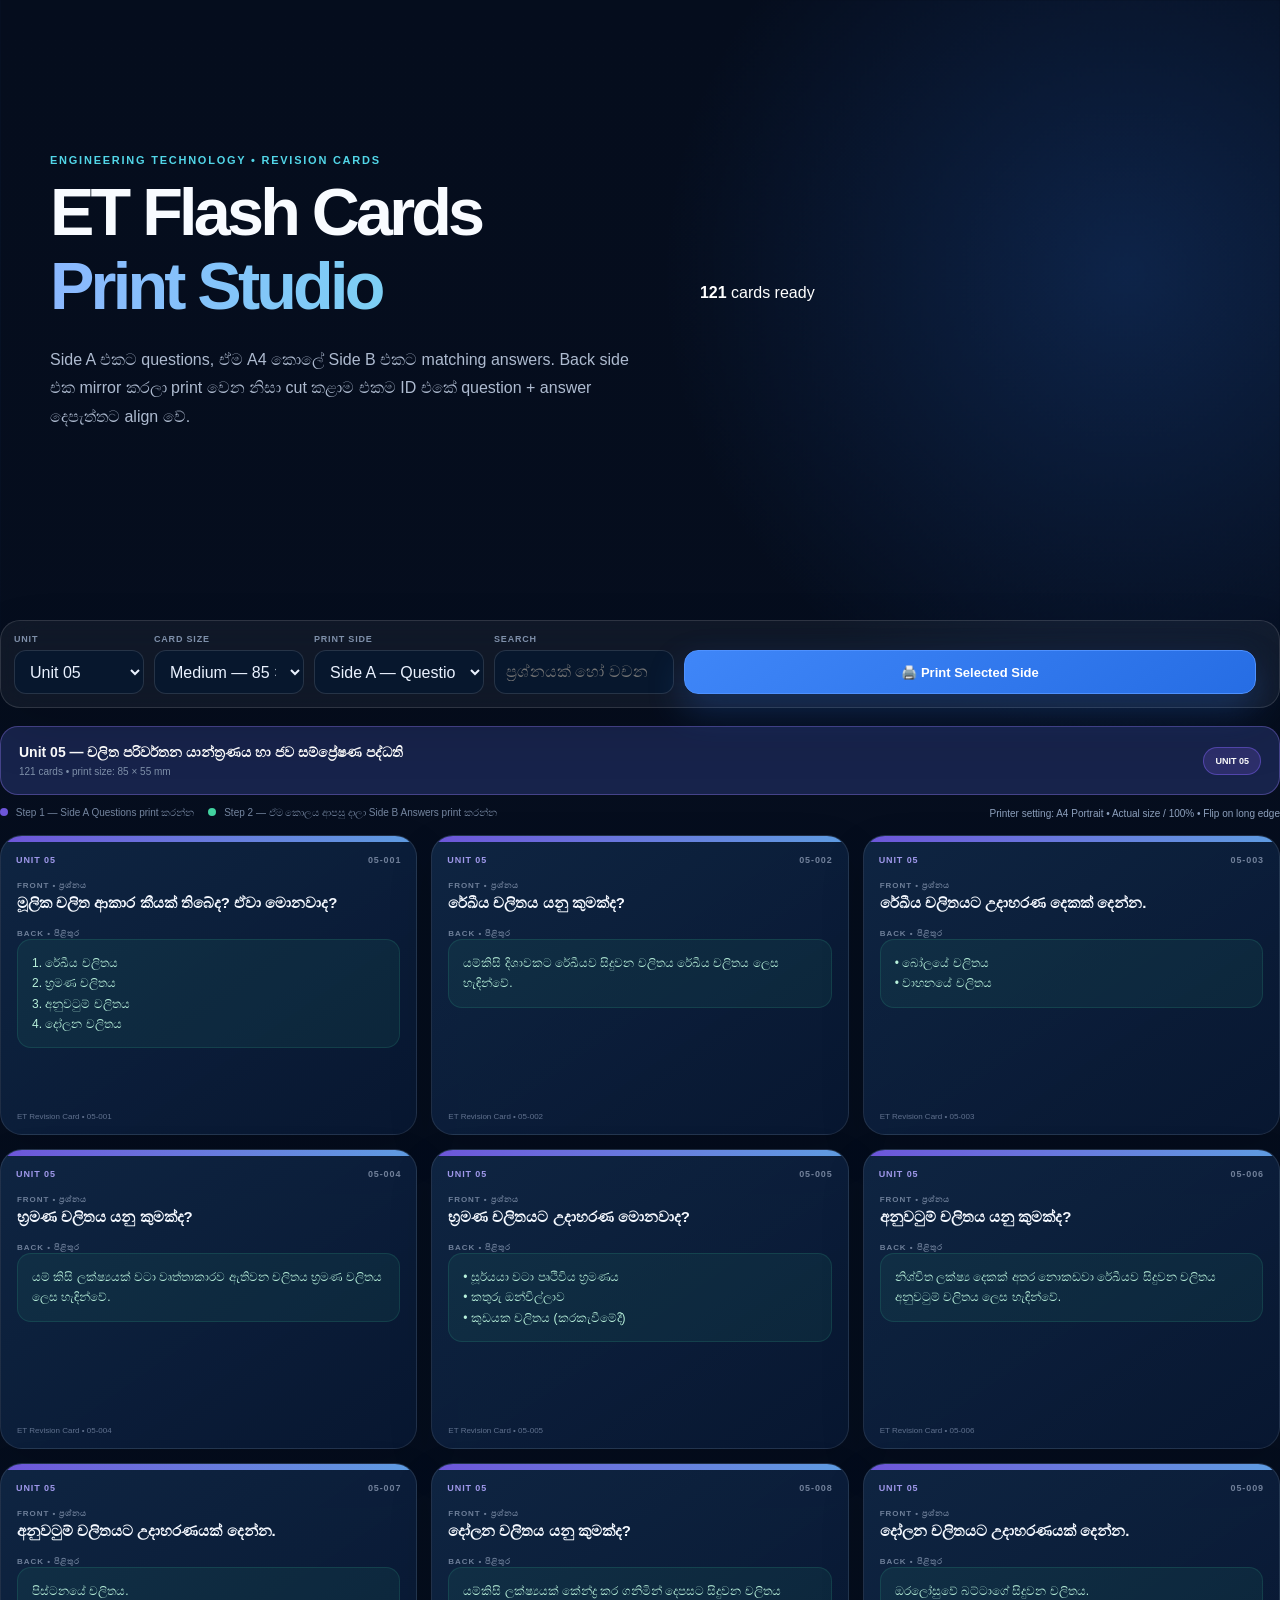
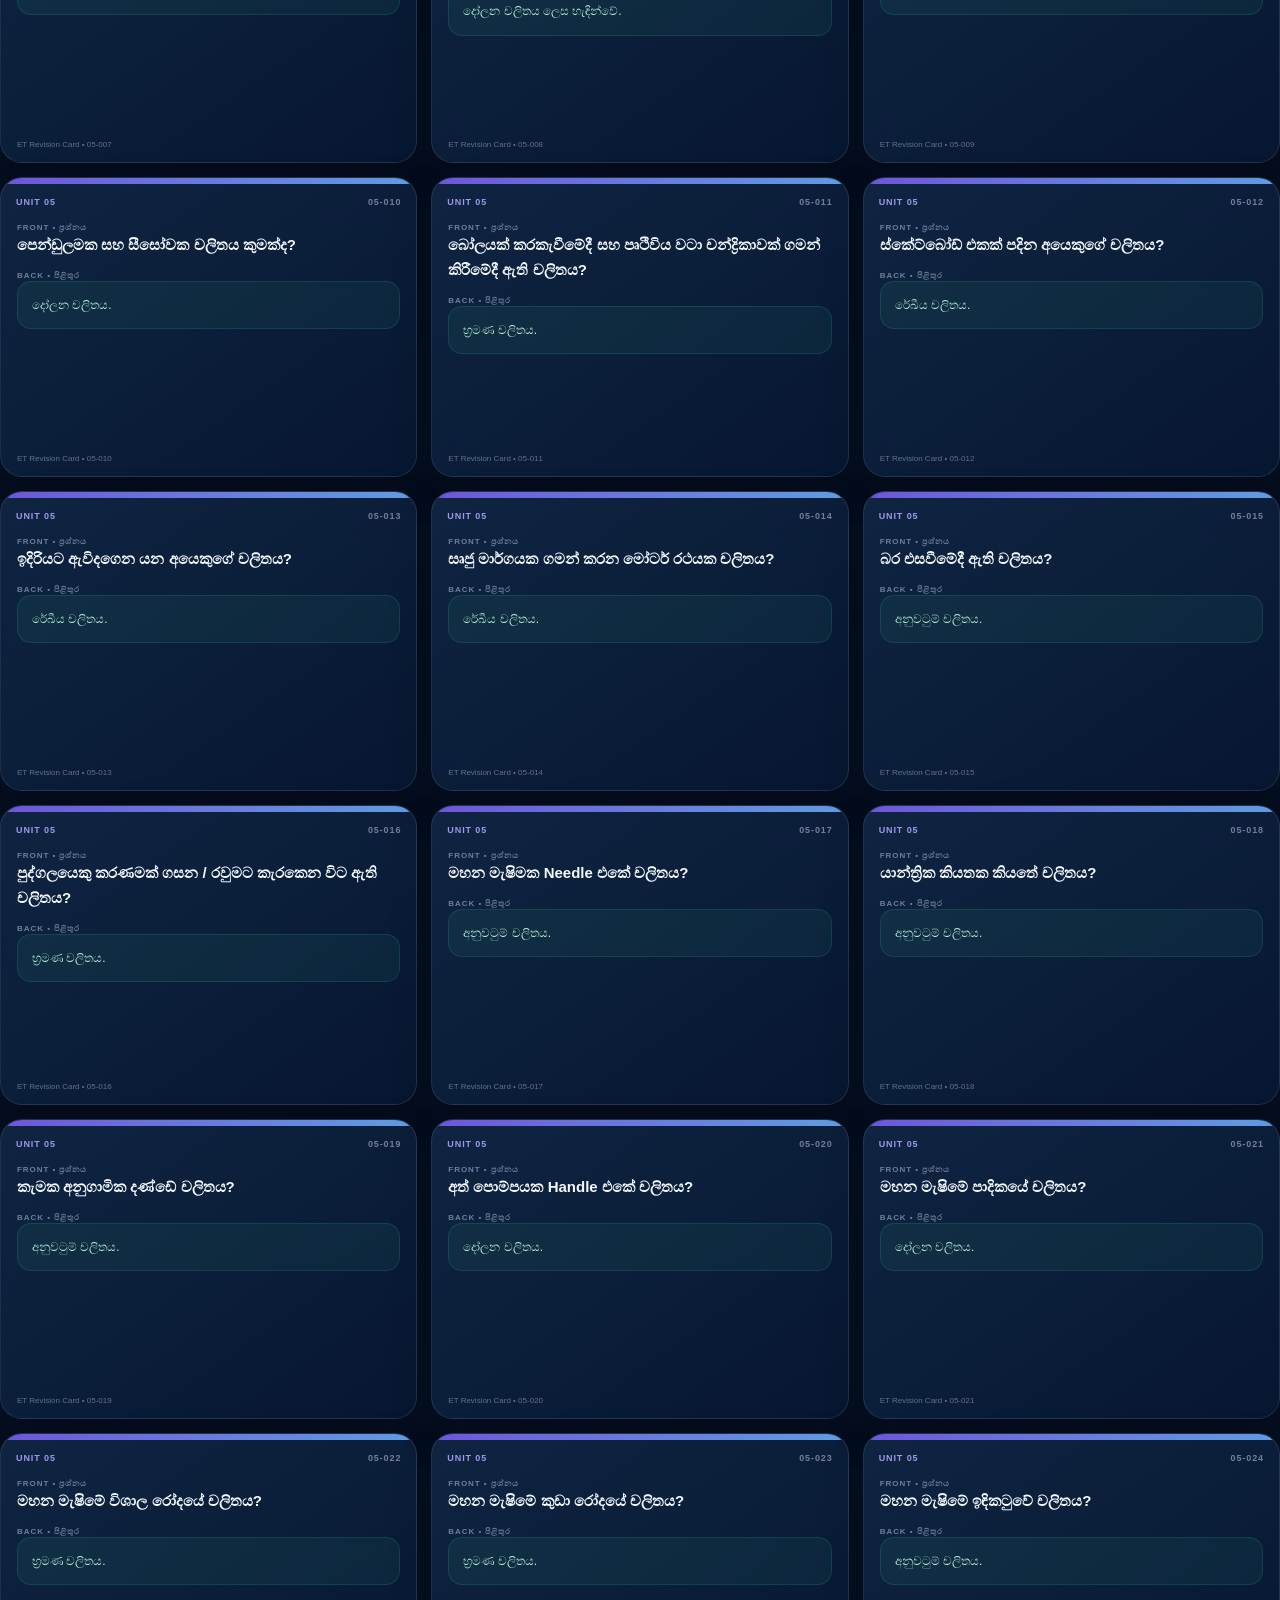
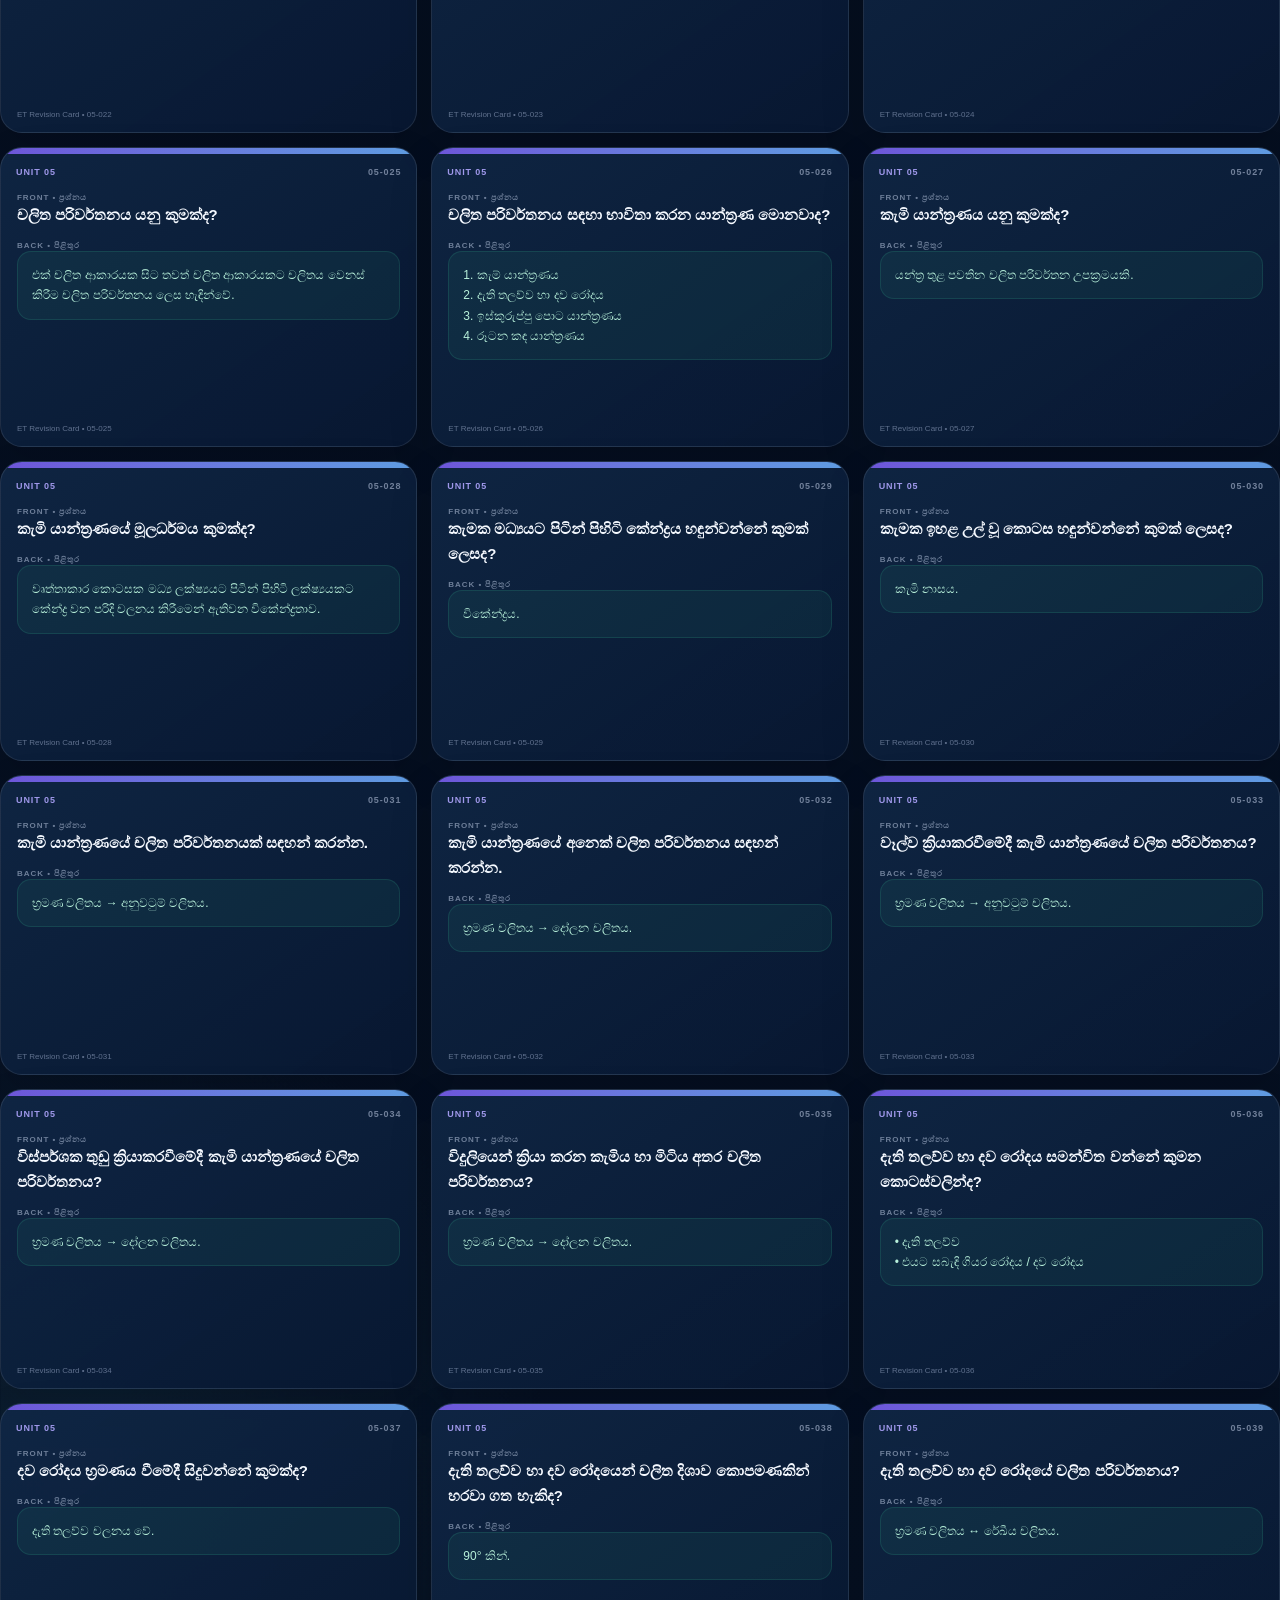
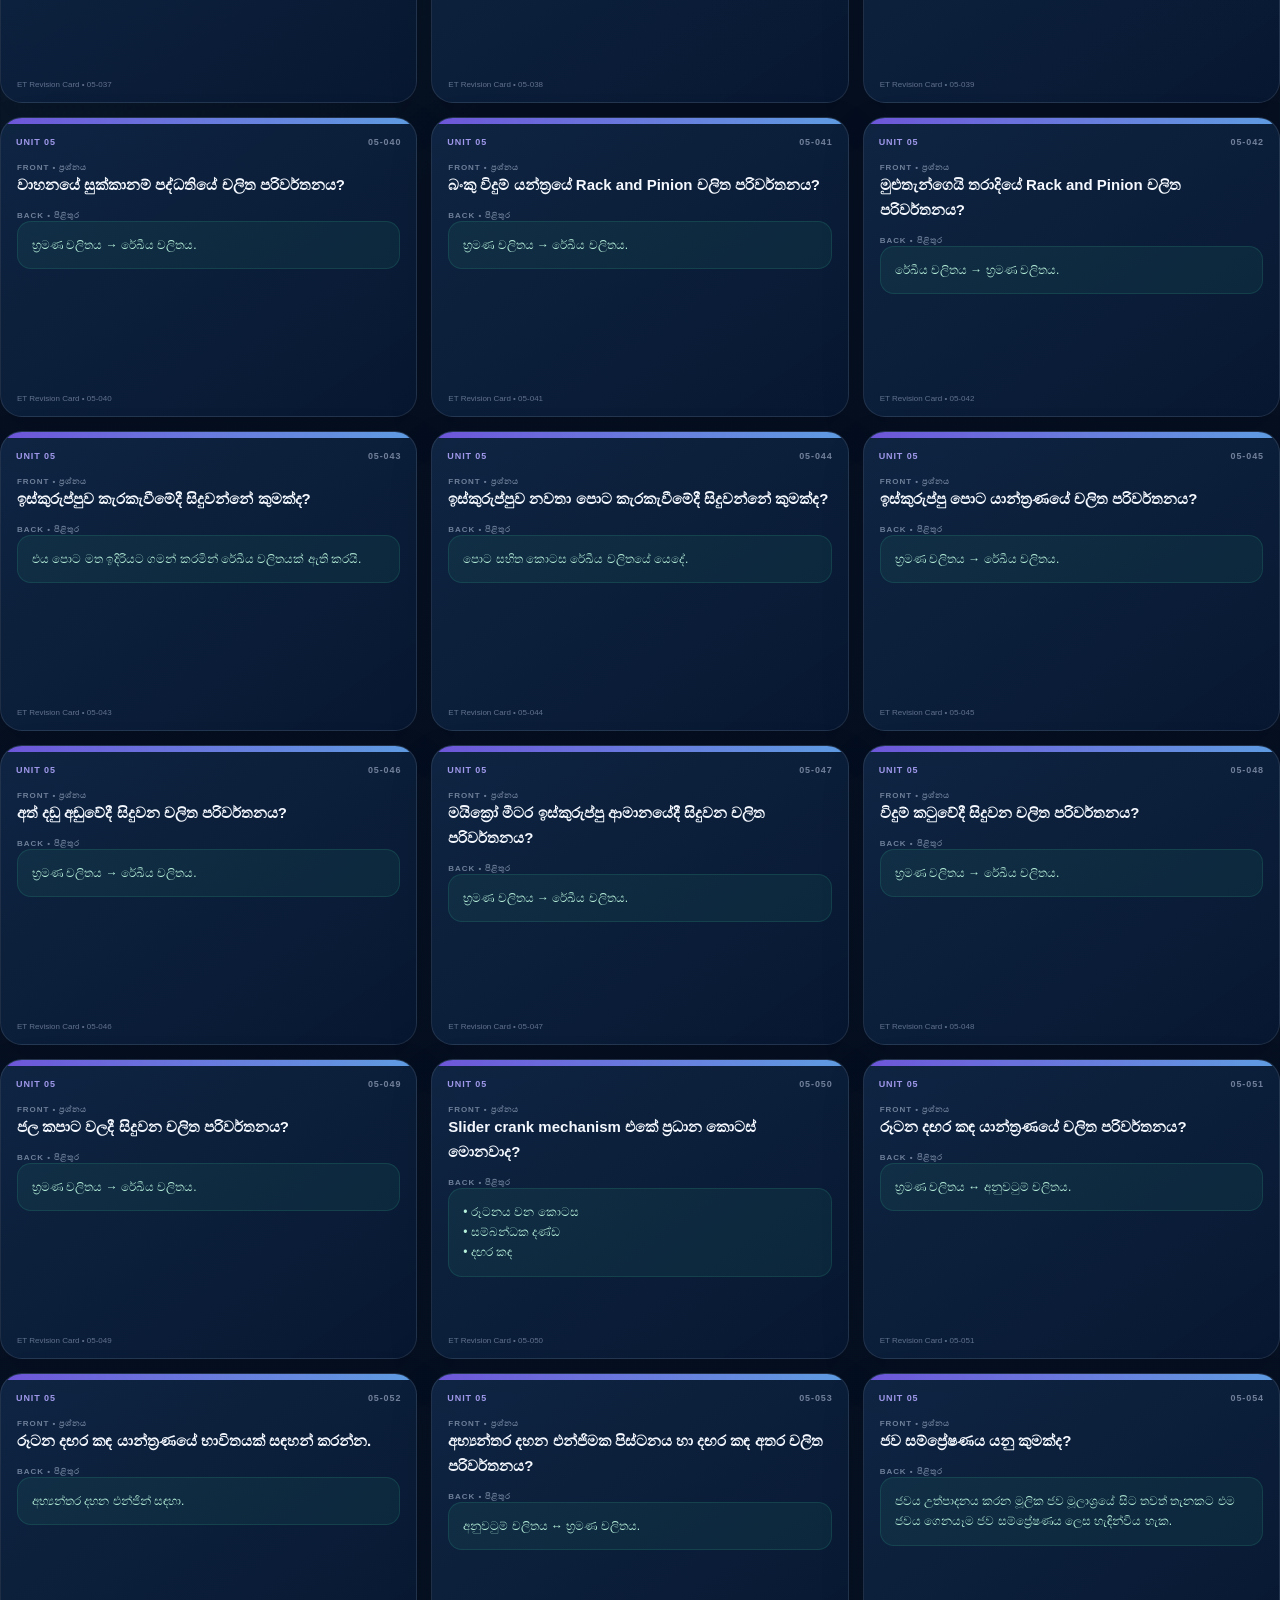
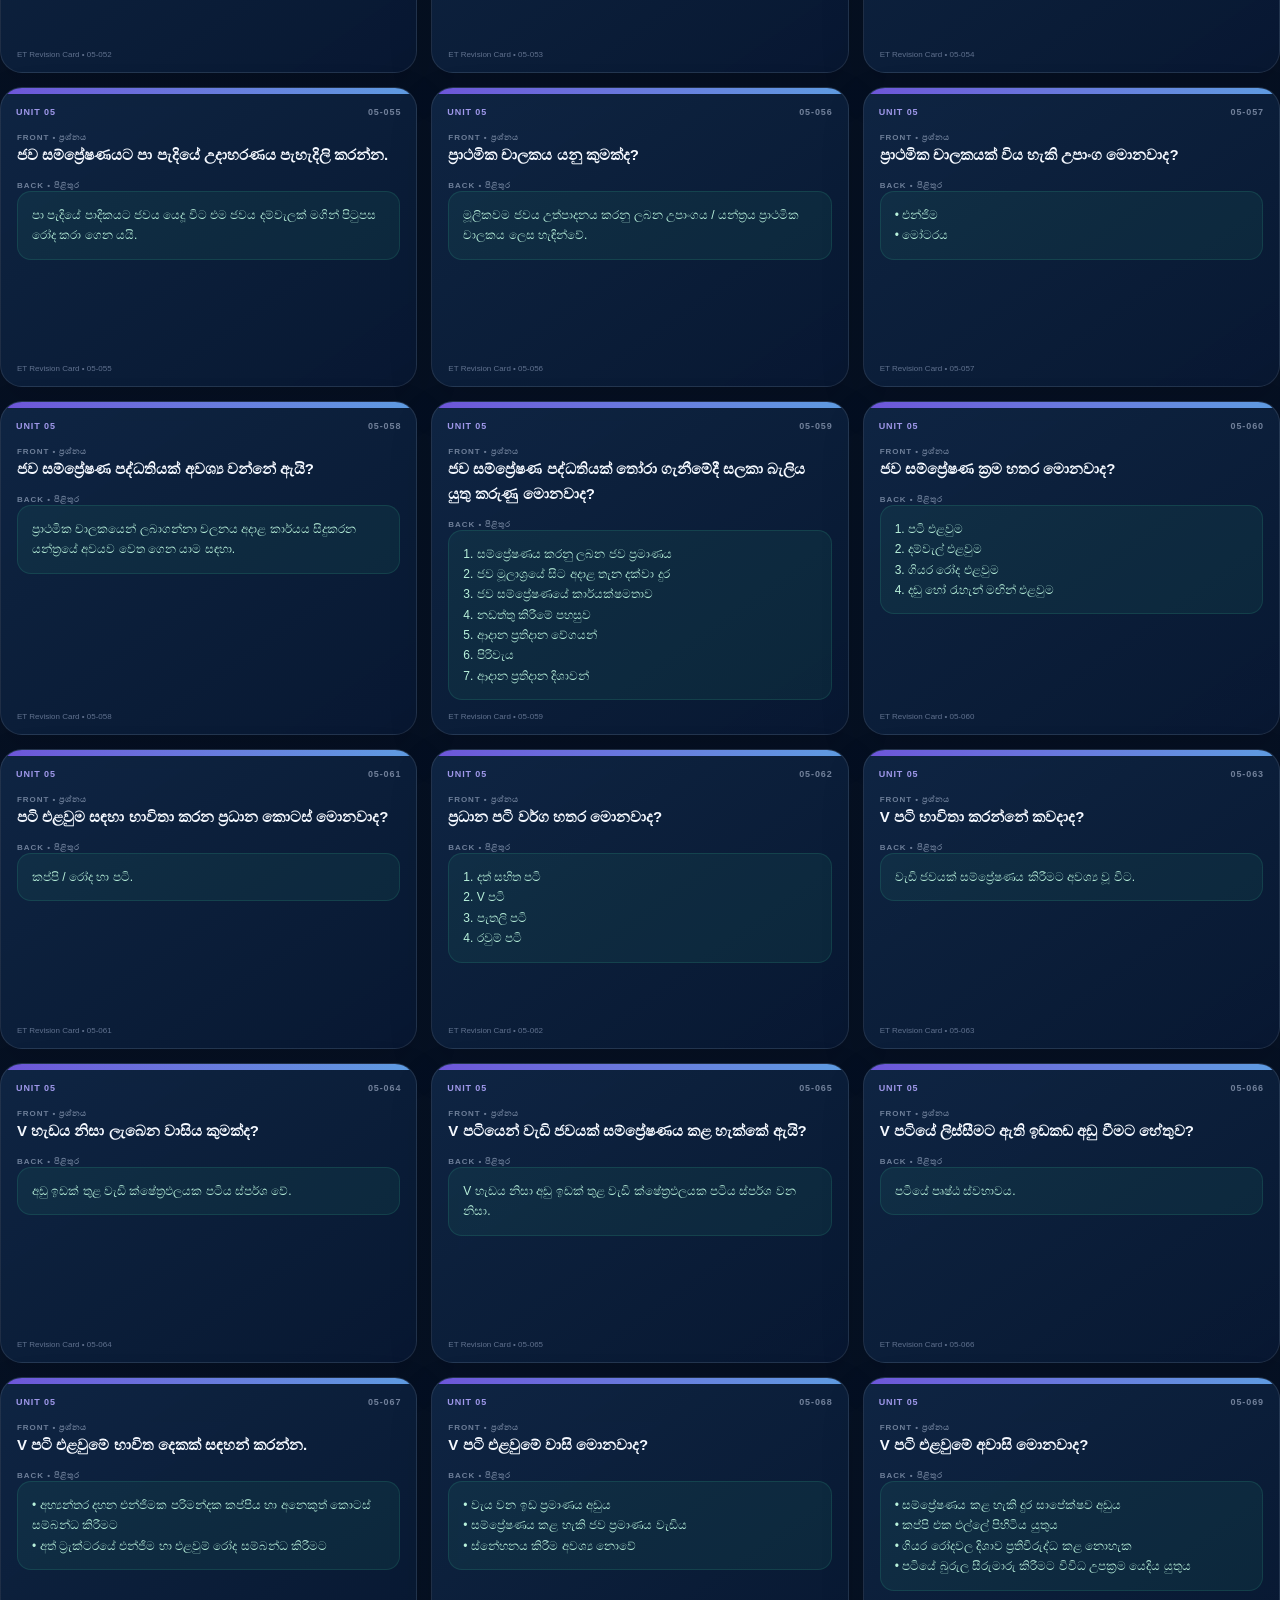
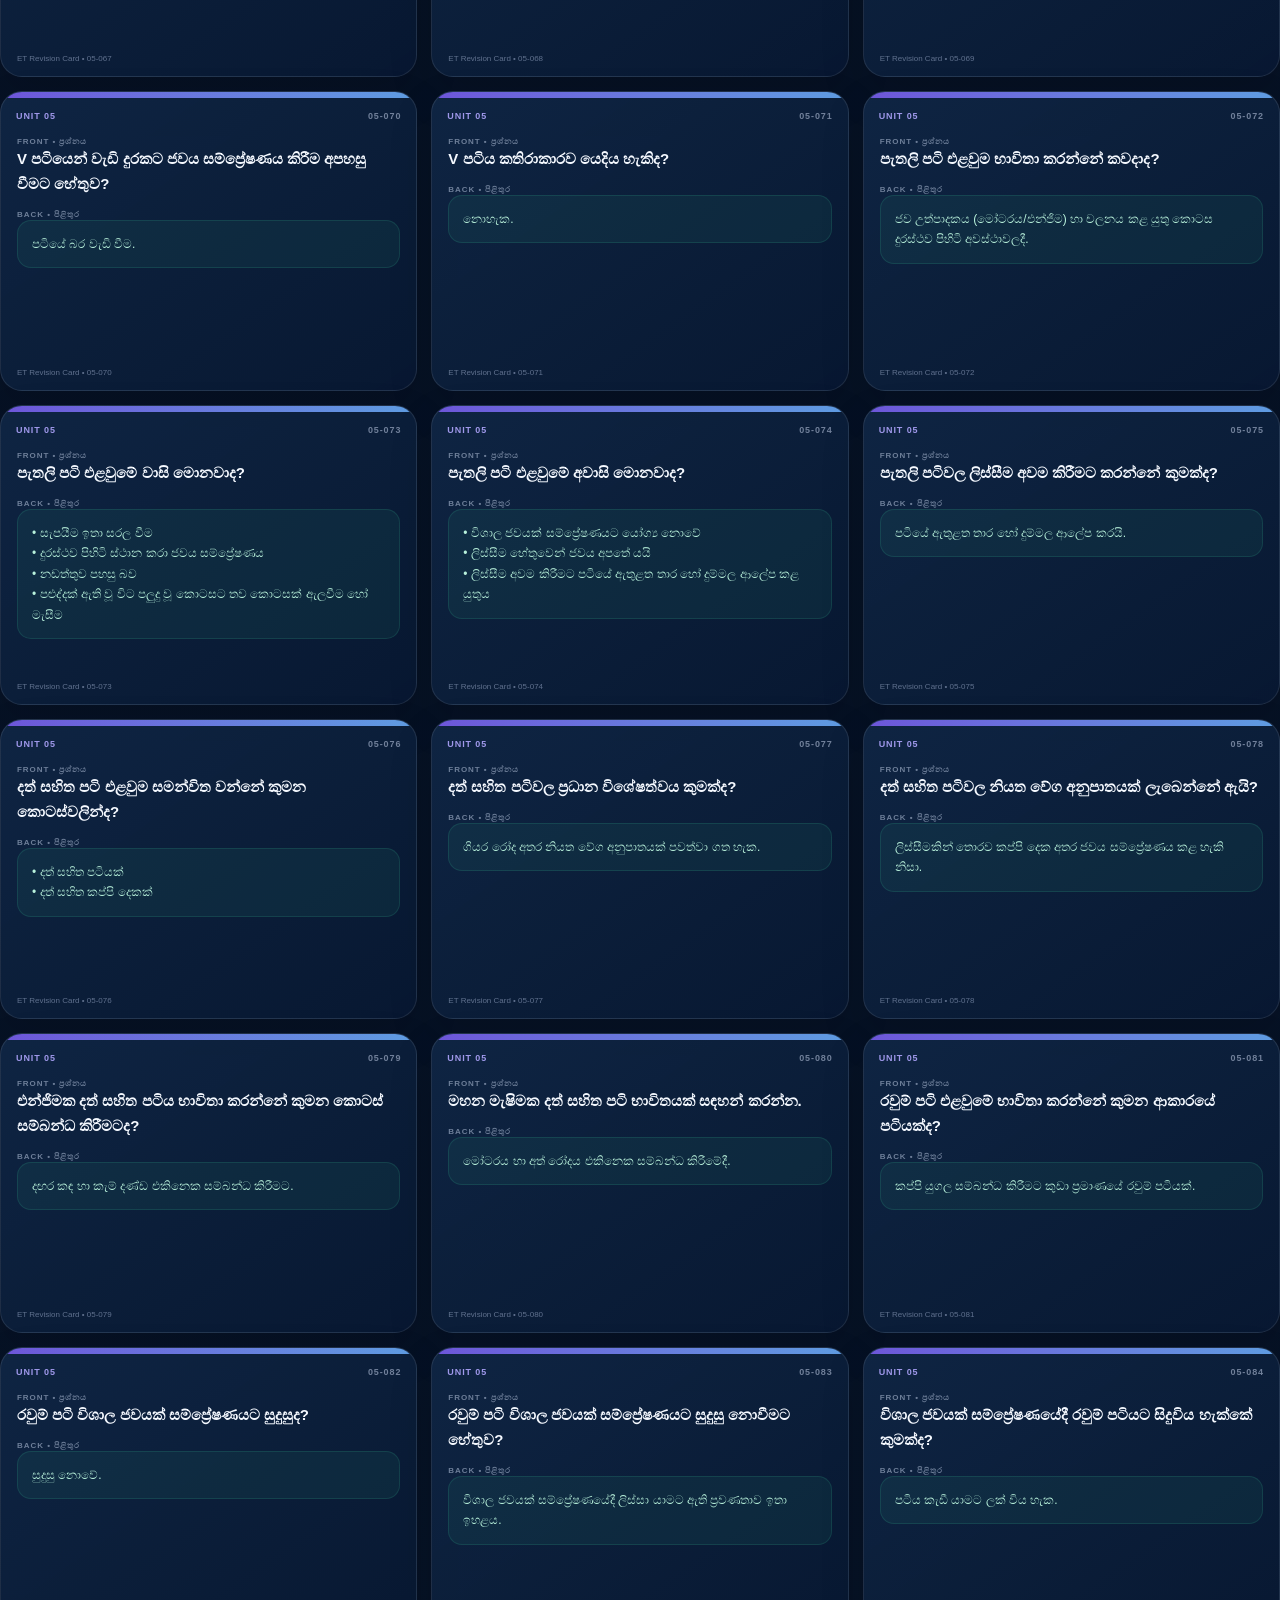
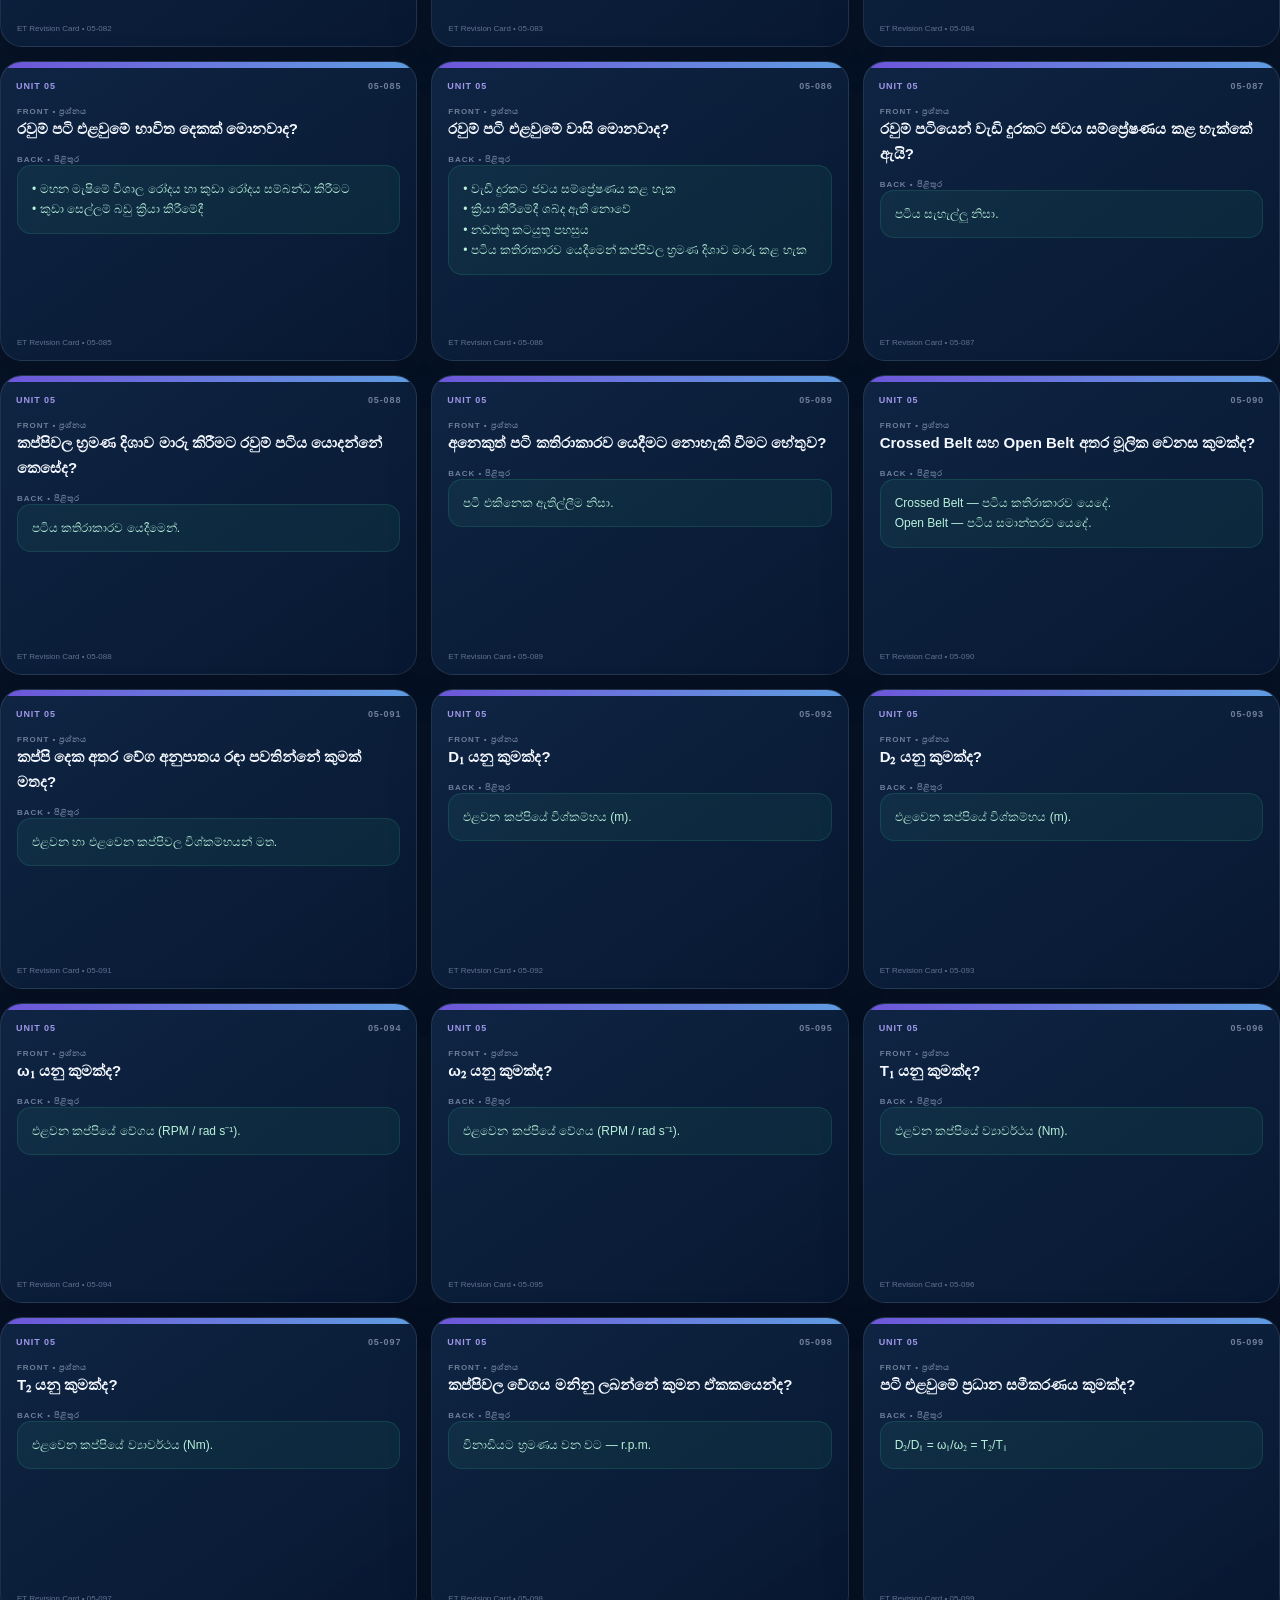
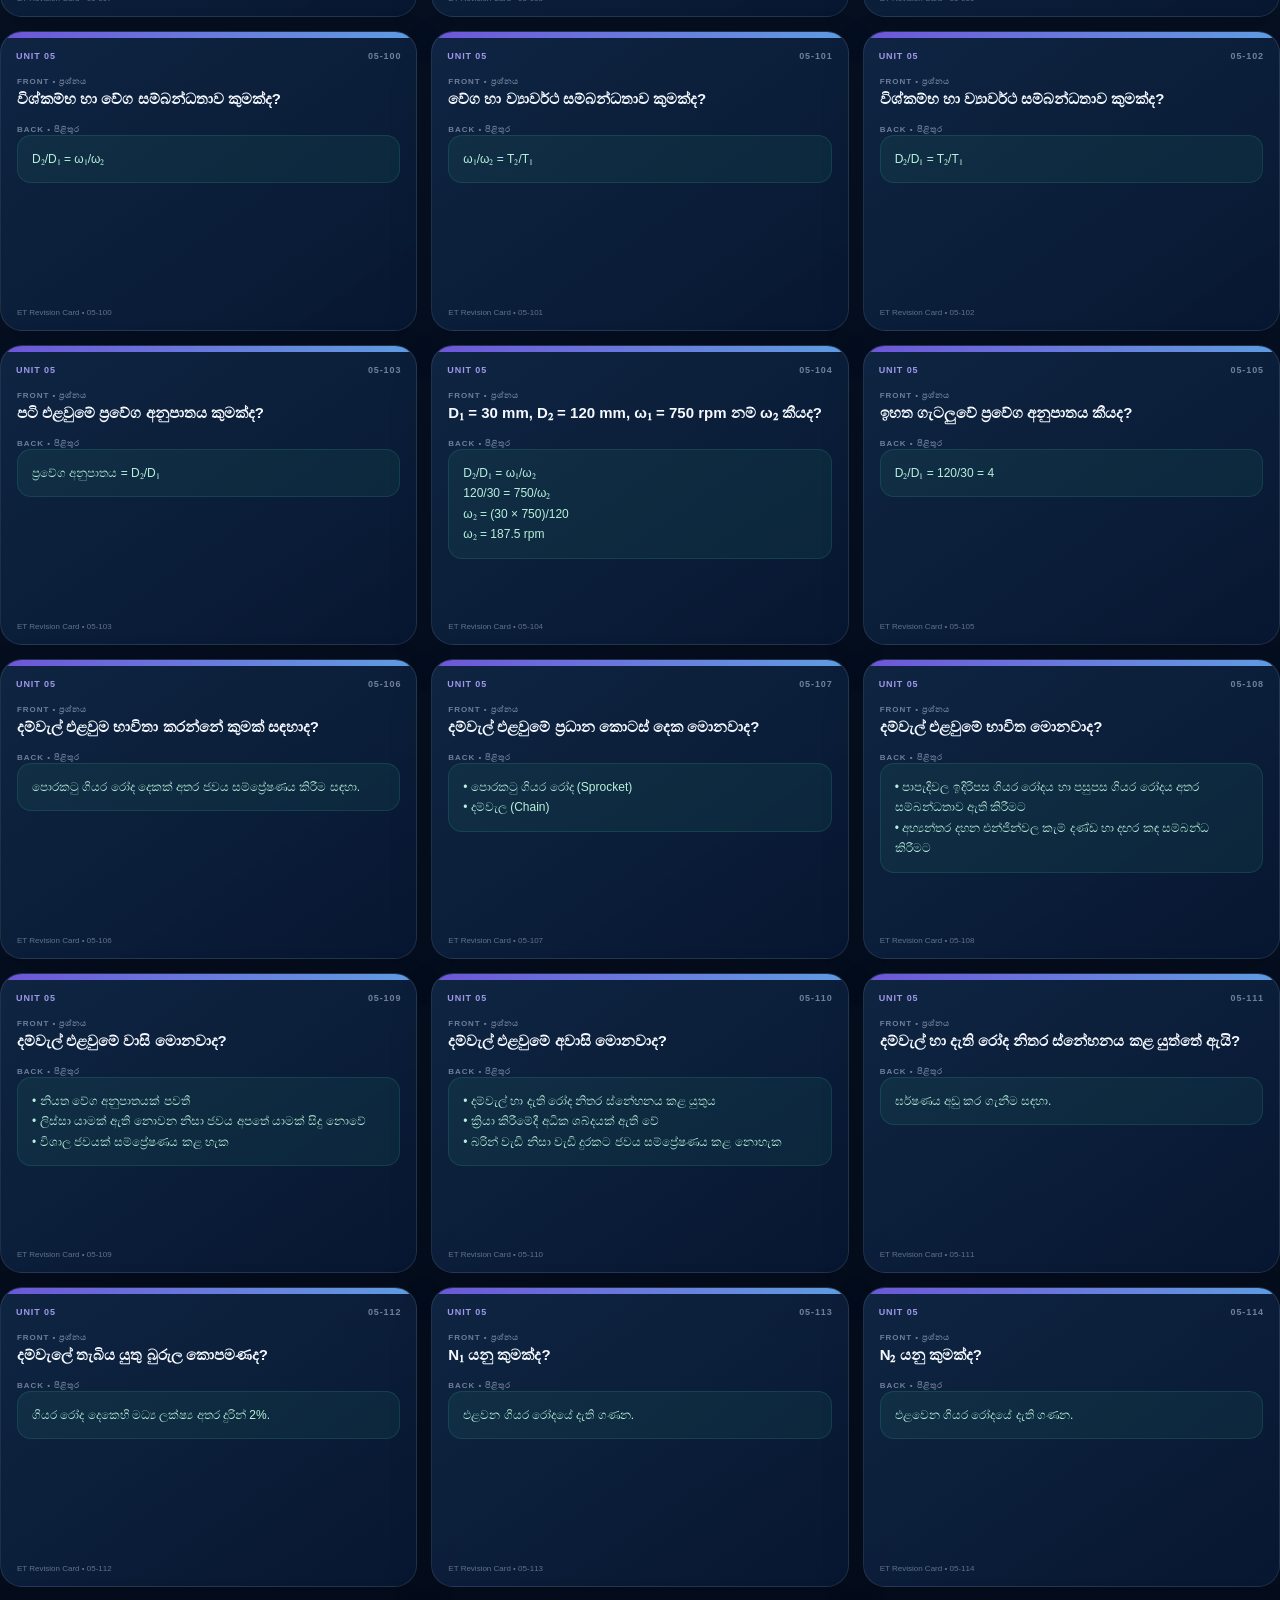
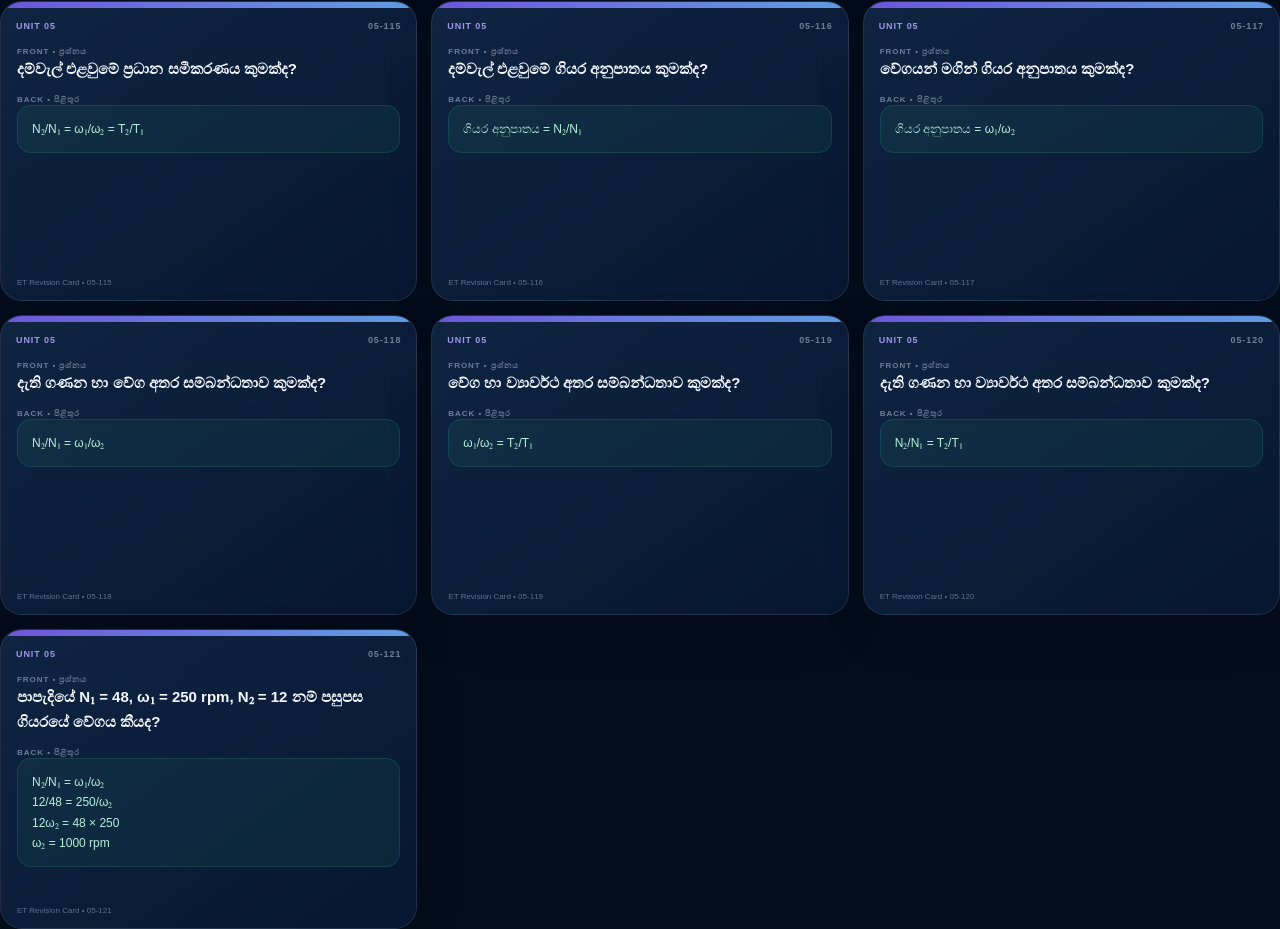
<file: legacy-index.html>
<!doctype html>
<html lang="si">
<head>
  <meta charset="utf-8" />
  <meta name="viewport" content="width=device-width, initial-scale=1" />
  <meta name="color-scheme" content="light dark" />
  <title>ET Flash Cards — Print Studio</title>
  <link rel="stylesheet" href="styles.css" />
</head>
<body data-print-side="both">
  <main class="app-shell">
    <header class="hero no-print">
      <div>
        <p class="eyebrow">ENGINEERING TECHNOLOGY • REVISION CARDS</p>
        <h1>ET Flash Cards <span>Print Studio</span></h1>
        <p class="hero-copy">Side A එකට questions, ඒම A4 කොලේ Side B එකට matching answers. Back side එක mirror කරලා print වෙන නිසා cut කළාම එකම ID එකේ question + answer දෙපැත්තට align වේ.</p>
      </div>
      <div class="hero-badge" aria-label="Current card count">
        <strong id="heroCount">0</strong>
        <span>cards ready</span>
      </div>
    </header>

    <section class="toolbar no-print" aria-label="Flash card controls">
      <label><span>Unit</span><select id="unitSelect"></select></label>
      <label><span>Card size</span><select id="sizePreset"><option value="small">Small — 70 × 45 mm</option><option value="medium" selected>Medium — 85 × 55 mm</option><option value="large">Large — 100 × 65 mm</option><option value="custom">Custom size</option></select></label>
      <label><span>Print side</span><select id="sideSelect"><option value="front">Side A — Questions</option><option value="back">Side B — Answers (mirrored)</option><option value="both">Preview — Question + Answer</option></select></label>
      <label class="search-wrap"><span>Search</span><input id="searchInput" type="search" placeholder="ප්‍රශ්නයක් හෝ වචනයක් සොයන්න…" /></label>
      <button id="printBtn" class="primary-btn" type="button">🖨️ Print Selected Side</button>
    </section>

    <section id="customSize" class="custom-size no-print" hidden>
      <label><span>Width (mm)</span><input id="cardWidth" type="number" min="55" max="120" step="1" value="85" /></label>
      <label><span>Height (mm)</span><input id="cardHeight" type="number" min="35" max="90" step="1" value="55" /></label>
      <p>Size එක වෙනස් කළාම A4 sheet එකට fit වෙන columns/rows browser එකෙන් auto-arrange වෙනවා.</p>
    </section>

    <section class="unit-summary no-print" id="unitSummary"></section>
    <section class="legend no-print">
      <div><span class="dot front-dot"></span> Step 1 — Side A Questions print කරන්න</div>
      <div><span class="dot back-dot"></span> Step 2 — ඒම කොලය ආපසු දාලා Side B Answers print කරන්න</div>
      <div class="tip">Printer setting: A4 Portrait • Actual size / 100% • Flip on long edge</div>
    </section>
    <section id="cardGrid" class="card-grid" aria-live="polite"></section>
    <p id="emptyState" class="empty-state no-print" hidden>මෙම search එකට cards හමු නොවීය.</p>
  </main>
  <script src="app.js"></script>
</body>
</html>
</file>
<file: styles.css>
:root{
  --navy-950:#050d1d;--navy-900:#08162d;--navy-850:#0b1d3a;--navy-800:#10264a;
  --blue-500:#2f7df6;--blue-400:#5d9cff;--cyan-400:#52d6e8;--mint-400:#42d3a0;
  --rose-400:#fb7185;--amber-400:#f7c65d;--slate-50:#f7f9fd;--slate-100:#e9eef7;
  --slate-300:#b9c5d9;--slate-500:#71809a;--white:#fff;--ink:#12223f;
  --unit:#6d55d9;--unit-soft:#eeeaff;--answer:#173d34;--answer-soft:#e8f5ef;
  --shadow:0 24px 70px #020a1d33;--card-w:85mm;--card-h:55mm;
  font-family:Inter,"Segoe UI","Noto Sans Sinhala","Iskoola Pota",Arial,sans-serif
}
*{box-sizing:border-box}html{scroll-behavior:smooth}body{margin:0;background:var(--navy-950);color:var(--white);-webkit-font-smoothing:antialiased}button,input,select{font:inherit}button{cursor:pointer}a{color:inherit}button:focus-visible,input:focus-visible,select:focus-visible,a:focus-visible{outline:3px solid var(--cyan-400);outline-offset:3px}
.app-shell{min-height:100vh;position:relative;overflow:hidden;background:radial-gradient(circle at 88% 2%,#2f7df633,transparent 29rem),radial-gradient(circle at 6% 34%,#52d6e814,transparent 30rem),linear-gradient(180deg,var(--navy-950) 0,#071327 72%,#050c1b 100%)}
.ambient{filter:blur(90px);pointer-events:none;border-radius:999px;width:22rem;height:22rem;position:absolute}.ambient-one{background:#2f7df62e;top:34rem;right:-8rem}.ambient-two{background:#52d6e814;top:88rem;left:-10rem}
.site-header,.hero,.workspace,.site-footer{z-index:1;position:relative;width:min(1180px,calc(100% - 48px));margin-left:auto;margin-right:auto}
.site-header{min-height:96px;display:flex;align-items:center;justify-content:space-between;gap:20px;padding:24px 0}.brand{display:inline-flex;align-items:center;gap:12px;text-decoration:none}.brand-mark{width:44px;height:44px;border-radius:14px;display:grid;place-items:center;background:linear-gradient(145deg,#5d9cfffa,#2f7df68c);border:1px solid #ffffff29;box-shadow:0 10px 30px #2f7df647;font-size:14px;font-weight:850}.brand strong{display:block;font-size:15px;letter-spacing:-.01em}.brand small{display:block;margin-top:3px;color:var(--slate-300);font-size:10px;letter-spacing:.1em;text-transform:uppercase}.source-pill{border:1px solid #ffffff1f;background:#ffffff0a;color:var(--slate-300);border-radius:999px;padding:10px 15px;font-size:10px;font-weight:800;letter-spacing:.08em}
.hero{display:grid;grid-template-columns:minmax(0,1.05fr) minmax(380px,.95fr);gap:64px;align-items:center;min-height:620px;padding:44px 0 78px}.eyebrow{margin:0 0 14px;color:var(--cyan-400);font-size:11px;font-weight:850;letter-spacing:.16em;text-transform:uppercase}.hero h1{max-width:720px;margin:0;color:#f8fbff;font-size:clamp(46px,5.2vw,74px);line-height:.99;letter-spacing:-.057em}.hero h1 span{display:block;margin-top:8px;color:transparent;background:linear-gradient(90deg,#8bb8ff,#72e1ec);background-clip:text;-webkit-background-clip:text}.hero-copy{max-width:650px;margin:26px 0 0;color:#aebbd0;font-size:16px;line-height:1.8}.hero-copy strong{color:#eef5ff}.hero-actions{display:flex;flex-wrap:wrap;gap:12px;margin-top:30px}.link-btn{text-decoration:none}.primary-btn,.secondary-btn{min-height:48px;border-radius:14px;padding:0 18px;display:inline-flex;align-items:center;justify-content:center;font-size:13px;font-weight:800;transition:transform .16s,background .16s,border-color .16s}.primary-btn{color:#fff;background:linear-gradient(145deg,#3f86f8,#266de4);border:1px solid #4e91ff;box-shadow:0 16px 36px #2f7df640}.primary-btn:hover{background:linear-gradient(145deg,#5b99ff,#2f7df6);transform:translateY(-2px)}.secondary-btn{color:#e9f0fb;background:#ffffff0e;border:1px solid #ffffff26}.secondary-btn:hover{background:#ffffff17;border-color:#ffffff47;transform:translateY(-2px)}
.hero-stats{display:flex;gap:34px;margin-top:38px}.hero-stats div{display:flex;flex-direction:column}.hero-stats strong{font-size:24px;letter-spacing:-.04em}.hero-stats span{margin-top:4px;color:var(--slate-500);font-size:10px;font-weight:750;letter-spacing:.08em;text-transform:uppercase}.hero-visual{min-height:480px;display:grid;place-items:center;position:relative}.orbit{position:absolute;border:1px solid #5d9cff29;border-radius:50%}.orbit-one{width:460px;height:460px}.orbit-two{width:330px;height:330px;border-style:dashed;animation:spin 36s linear infinite}@keyframes spin{to{transform:rotate(1turn)}}.hero-visual:before,.hero-visual:after{content:"";position:absolute;width:11px;height:11px;border-radius:50%;box-shadow:0 0 22px #52d6e8cc;background:var(--cyan-400)}.hero-visual:before{top:18%;right:7%}.hero-visual:after{bottom:13%;left:12%;background:var(--blue-400)}.hero-card{z-index:1;width:min(390px,92%);padding:24px;border-radius:28px;border:1px solid #ffffff26;background:linear-gradient(145deg,#112a50f5,#071630f7);box-shadow:0 40px 90px #0000005c,inset 0 1px #ffffff12;transform:rotate(2deg)}.hero-card-top{display:flex;justify-content:space-between;color:#8ea0bd;font-size:10px;font-weight:850;letter-spacing:.12em}.mini-progress{height:5px;border-radius:999px;background:#ffffff14;overflow:hidden;margin-top:17px}.mini-progress span{display:block;height:100%;border-radius:inherit;background:linear-gradient(90deg,var(--blue-400),var(--cyan-400))}.hero-card>p{margin:32px 0 8px;color:var(--cyan-400);font-size:10px;font-weight:850;letter-spacing:.1em;text-transform:uppercase}.hero-card h2{margin:0;font-size:27px;line-height:1.45;letter-spacing:-.035em}.hero-card-result{display:flex;align-items:center;gap:12px;margin-top:22px;padding:13px;border-radius:15px;background:#42d3a01a}.hero-card-result>span{width:32px;height:32px;display:grid;place-items:center;border-radius:9px;background:var(--mint-400);color:#042118;font-weight:900}.hero-card-result strong,.hero-card-result small{display:block}.hero-card-result strong{font-size:12px}.hero-card-result small{margin-top:2px;color:#87a497;font-size:9px}
.workspace{padding:76px 0}.section-heading{display:flex;align-items:flex-end;justify-content:space-between;gap:28px;margin-bottom:28px}.section-heading h2{margin:0;font-size:clamp(30px,3vw,42px);letter-spacing:-.045em}.section-heading>p{max-width:430px;margin:0 0 5px;text-align:right;color:var(--slate-500);font-size:12px;line-height:1.7}.section-heading strong{color:#cbd7e9}.unit-grid{display:grid;grid-template-columns:repeat(3,minmax(0,1fr));gap:14px}.unit-tile{min-width:0;padding:20px;border-radius:22px;border:1px solid #ffffff17;background:linear-gradient(145deg,#112649db,#081832eb);color:#fff;text-align:left;transition:transform .18s,border-color .18s,background .18s}.unit-tile:hover,.unit-tile.active{transform:translateY(-3px);background:linear-gradient(145deg,#16315cf5,#0a1d3cf5);border-color:color-mix(in srgb,var(--unit) 70%,#5d9cff)}.unit-tile-top{display:flex;justify-content:space-between;align-items:center}.unit-tile-number{width:38px;height:38px;display:grid;place-items:center;border-radius:11px;background:color-mix(in srgb,var(--unit) 22%,transparent);border:1px solid color-mix(in srgb,var(--unit) 55%,transparent);color:color-mix(in srgb,var(--unit) 62%,#fff);font-size:11px;font-weight:900}.unit-tile small{color:#7586a0;font-size:10px}.unit-tile h3{margin:18px 0 8px;font-size:17px;line-height:1.55}.unit-tile p{margin:0;color:#8ea0bd;font-size:10px;line-height:1.55}.unit-tile-foot{display:flex;justify-content:space-between;gap:10px;margin-top:18px;color:#7586a0;font-size:9px}.unit-tile-foot b{color:var(--cyan-400)}
.bin-strip{display:grid;grid-template-columns:1fr 1fr;gap:14px}.bin-card{display:grid;grid-template-columns:auto 1fr auto;align-items:center;gap:14px;padding:18px 20px;border-radius:20px;border:1px solid #ffffff18;background:#ffffff0a}.bin-icon{width:42px;height:42px;border-radius:13px;display:grid;place-items:center;font-weight:900}.bin-card strong,.bin-card small{display:block}.bin-card strong{font-size:15px}.bin-card small{margin-top:4px;color:#7d8ea8;font-size:10px}.bin-card b{font-size:28px;letter-spacing:-.04em}.bin-known .bin-icon{background:#42d3a022;color:#77efc3;border:1px solid #42d3a052}.bin-known b{color:#77efc3}.bin-hard .bin-icon{background:#fb71851f;color:#ff9aaa;border:1px solid #fb71854a}.bin-hard b{color:#ff9aaa}
.toolbar{display:grid;grid-template-columns:130px 150px 170px 180px minmax(200px,1fr) auto;gap:10px;padding:13px;border-radius:20px;border:1px solid #ffffff1f;background:#ffffff0c;backdrop-filter:blur(18px);box-shadow:0 22px 55px #0000001f;position:sticky;top:10px;z-index:10}.toolbar label,.custom-size label{display:flex;flex-direction:column;gap:6px;min-width:0}.toolbar label>span,.custom-size label>span,.sheet-estimate>span{color:#7f90aa;font-size:9px;font-weight:850;letter-spacing:.09em;text-transform:uppercase}.toolbar select,.toolbar input,.custom-size input{width:100%;min-height:44px;border:1px solid #ffffff20;border-radius:12px;background:#07172d;color:#eaf2ff;padding:0 11px;outline:none}.toolbar select:focus,.toolbar input:focus,.custom-size input:focus{border-color:var(--blue-400);box-shadow:0 0 0 3px #2f7df625}.toolbar .primary-btn{align-self:end;min-height:44px;padding:0 16px}.custom-size{display:grid;grid-template-columns:150px 150px 150px 1fr;gap:12px;align-items:end;margin-top:12px;padding:14px 16px;border-radius:17px;border:1px dashed #ffffff24;background:#ffffff08}.custom-size[hidden]{display:none}.custom-size p{margin:0 0 9px;color:#73849f;font-size:10px;line-height:1.6}.sheet-estimate{min-height:44px;padding:8px 11px;border-radius:12px;border:1px solid #ffffff18;background:#07172d}.sheet-estimate strong{display:block;margin-top:1px;font-size:16px}.sheet-estimate small{display:block;margin-top:1px;color:#71809a;font-size:8px}
.unit-summary{display:flex;align-items:center;justify-content:space-between;gap:16px;margin:18px 0 12px;padding:17px 18px;border-radius:18px;background:color-mix(in srgb,var(--unit) 13%,#0a1c36);border:1px solid color-mix(in srgb,var(--unit) 35%,#ffffff1b)}.unit-summary h2{margin:0 0 5px;font-size:14px}.unit-summary p{margin:0;color:#7f90aa;font-size:10px}.unit-chip{white-space:nowrap;border-radius:999px;background:color-mix(in srgb,var(--unit) 35%,#0a1a30);border:1px solid color-mix(in srgb,var(--unit) 60%,transparent);color:#fff;padding:8px 11px;font-size:9px;font-weight:900}.legend{display:flex;align-items:center;gap:14px;flex-wrap:wrap;margin-bottom:16px;color:#7586a0;font-size:10px}.dot{display:inline-block;width:8px;height:8px;border-radius:50%;margin-right:5px}.front-dot{background:var(--unit)}.back-dot{background:var(--mint-400)}.tip{margin-left:auto;color:#8da0bd}
.card-grid{display:grid;grid-template-columns:repeat(3,minmax(0,1fr));gap:14px}.flash-card{position:relative;min-height:300px;display:flex;flex-direction:column;overflow:hidden;border-radius:22px;border:1px solid #ffffff18;background:linear-gradient(145deg,#102746e8,#081832f2);box-shadow:0 18px 45px #00000021;break-inside:avoid;transition:transform .18s,border-color .18s,opacity .18s}.flash-card:hover{transform:translateY(-3px);border-color:color-mix(in srgb,var(--unit) 55%,#ffffff25)}.flash-card[data-study-status="known"]{border-color:#42d3a04f}.flash-card[data-study-status="hard"]{border-color:#fb71854d}.card-stripe{height:6px;background:linear-gradient(90deg,var(--unit),color-mix(in srgb,var(--unit) 45%,var(--cyan-400)))}.card-top{display:flex;justify-content:space-between;align-items:center;gap:8px;padding:13px 15px 0}.unit-label,.card-number{font-size:9px;font-weight:900;letter-spacing:.1em}.unit-label{color:color-mix(in srgb,var(--unit) 55%,#dce9ff)}.card-number{color:#71809a}.card-content{display:flex;flex:1;flex-direction:column;gap:13px;padding:16px 16px 12px}.side-label{font-size:8px;font-weight:900;letter-spacing:.12em;text-transform:uppercase;color:#6e7f99}.question{margin:0;color:#f5f9ff;font-size:15px;line-height:1.65;font-weight:800}.answer{margin:0;padding:13px 14px;border-radius:14px;background:#42d3a012;border:1px solid #42d3a024;color:#b8f1db;font-size:12px;line-height:1.7;white-space:pre-line}.answer-wrap.is-hidden .answer{display:none}.card-footer{margin-top:auto;padding:0 16px 13px;color:#60718e;font-size:8px}.study-actions{display:flex;flex-wrap:wrap;gap:7px;padding:0 15px 14px}.study-actions button{min-height:36px;border-radius:10px;padding:0 11px;border:1px solid #ffffff1d;background:#ffffff0b;color:#c7d4e7;font-size:9px;font-weight:800}.study-actions button:hover{background:#ffffff14}.study-actions .reveal-btn{margin-right:auto}.study-actions .known-btn.active{background:#42d3a021;border-color:#42d3a05c;color:#88f4ce}.study-actions .hard-btn.active{background:#fb71851e;border-color:#fb71855a;color:#ffabb6}.empty-state{text-align:center;padding:42px;color:#71809a;font-size:12px}
.site-footer{display:flex;justify-content:space-between;gap:28px;padding:28px 0 42px;border-top:1px solid #ffffff14;color:#60718e;font-size:9px;line-height:1.6}.site-footer p{margin:0}
@media(max-width:1080px){.hero{grid-template-columns:1fr;gap:20px}.hero-visual{min-height:420px}.toolbar{grid-template-columns:1fr 1fr 1fr}.search-wrap{grid-column:1/3}.toolbar .primary-btn{grid-column:3}.unit-grid,.card-grid{grid-template-columns:repeat(2,minmax(0,1fr))}}
@media(max-width:720px){.site-header,.hero,.workspace,.site-footer{width:min(100% - 24px,1180px)}.source-pill{display:none}.hero{min-height:0;padding-top:26px}.hero h1{font-size:clamp(40px,13vw,60px)}.hero-copy{font-size:14px}.hero-stats{gap:22px}.hero-visual{min-height:380px}.orbit-one{width:330px;height:330px}.orbit-two{width:240px;height:240px}.section-heading{align-items:flex-start;flex-direction:column}.section-heading>p{text-align:left}.unit-grid,.card-grid,.bin-strip{grid-template-columns:1fr}.toolbar{grid-template-columns:1fr;position:static}.search-wrap,.toolbar .primary-btn{grid-column:auto}.custom-size{grid-template-columns:1fr 1fr}.sheet-estimate,.custom-size p{grid-column:1/-1}.unit-summary{align-items:flex-start;flex-direction:column}.tip{margin-left:0}.site-footer{flex-direction:column}.flash-card{min-height:270px}}
@media(prefers-reduced-motion:reduce){*{scroll-behavior:auto!important}.orbit-two{animation:none}.primary-btn,.secondary-btn,.flash-card,.unit-tile{transition:none!important}}
@media print{
  @page{size:A4 portrait;margin:7mm}
  :root{--slate-50:#fff;--white:#000;--card-surface:#fff}
  body{background:#fff!important;color:#000!important;-webkit-print-color-adjust:exact;print-color-adjust:exact}
  .no-print,.ambient,.site-header,.hero,.section-heading,.bin-strip,.toolbar,.custom-size,.unit-summary,.legend,.site-footer,.study-actions{display:none!important}
  .app-shell{min-height:0;background:#fff!important;overflow:visible}.workspace{width:100%;margin:0;padding:0}.workspace#study{display:none!important}.workspace#print-studio{padding:0}.card-grid{display:grid;grid-template-columns:repeat(auto-fill,var(--card-w));grid-auto-rows:var(--card-h);gap:3mm;justify-content:center;align-content:start}
  .flash-card{width:var(--card-w);height:var(--card-h);min-height:0;border-radius:2.5mm;box-shadow:none!important;border:.25mm dashed #777;background:#fff!important;color:#000!important;page-break-inside:avoid;break-inside:avoid;overflow:hidden;transform:none!important}
  .card-stripe{height:2mm;background:var(--unit)!important}.card-top{padding:2.4mm 3mm 0}.unit-label,.card-number{font-size:6.5pt}.unit-label{color:#222!important}.card-number{color:#444!important}.card-content{padding:2.7mm 3.2mm 2mm;gap:1.8mm}.side-label{font-size:5.8pt;color:#555!important}.question{font-size:9.2pt;line-height:1.35;color:#000!important}.answer{font-size:7.7pt;line-height:1.35;padding:2.2mm;border-radius:1.8mm;background:#f2f6f4!important;border:.2mm solid #cdd9d3!important;color:#111!important}.answer-wrap.is-hidden .answer{display:block!important}.card-footer{padding:0 3.2mm 2.3mm;font-size:5.8pt;color:#555!important}
  body[data-print-side="front"] .answer-wrap{display:none!important}body[data-print-side="back"] .question-wrap{display:none!important}body[data-print-side="front"] .card-content,body[data-print-side="back"] .card-content{justify-content:center}body[data-print-side="back"] .card-grid{direction:rtl}body[data-print-side="back"] .flash-card{direction:ltr}
}
</file>
